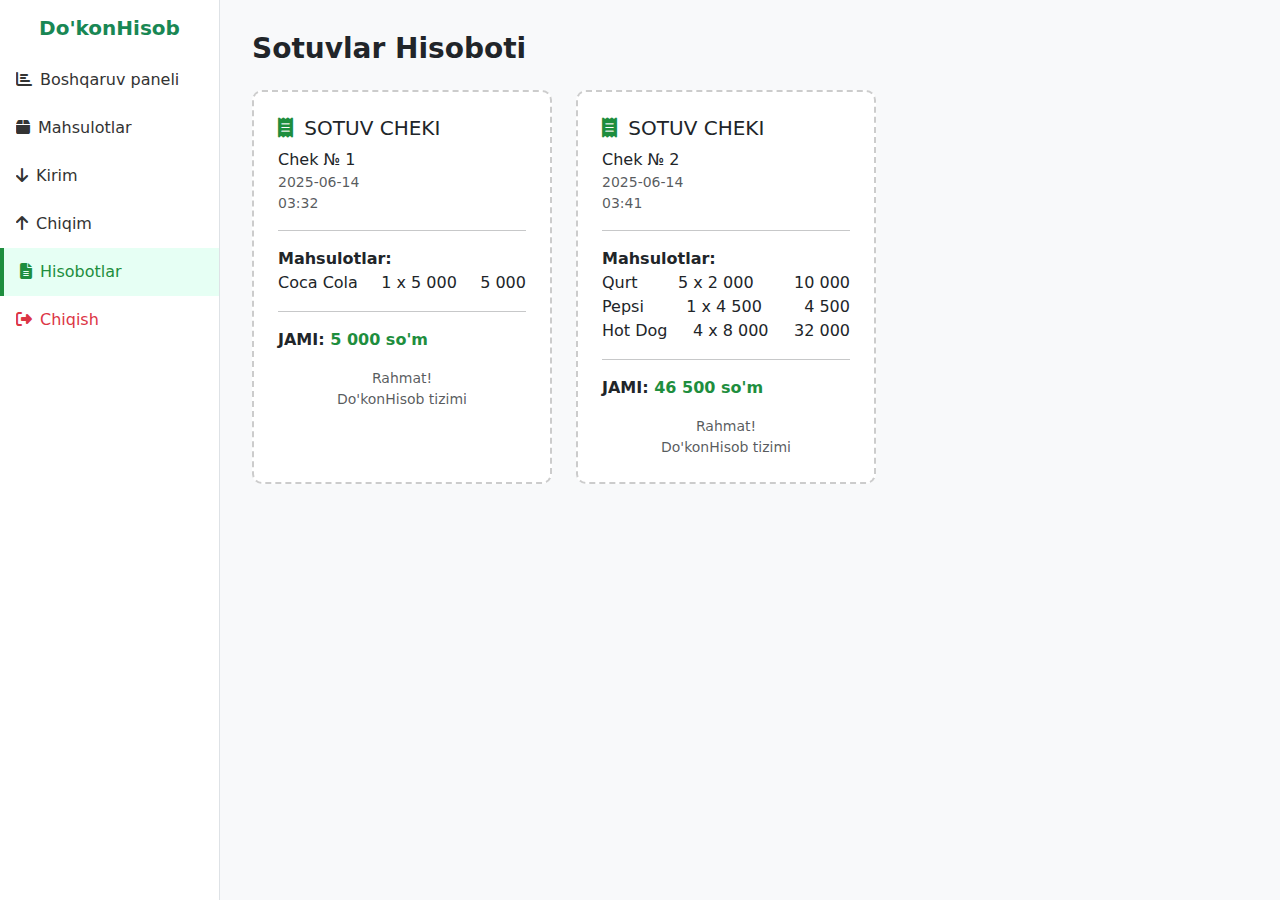
<file: asstets/pages/check.html>
<!DOCTYPE html>
<html lang="uz">
<head>
  <meta charset="UTF-8">
  <title>Hisobotlar</title>
  <meta name="viewport" content="width=device-width, initial-scale=1.0">
  <link href="https://cdn.jsdelivr.net/npm/bootstrap@5.3.3/dist/css/bootstrap.min.css" rel="stylesheet">
  <link href="https://cdnjs.cloudflare.com/ajax/libs/font-awesome/6.5.0/css/all.min.css" rel="stylesheet">
  <style>
    body { background-color: #f8f9fa; }
    .sidebar {
      width: 220px;
      background-color: #fff;
      position: fixed;
      top: 0; left: 0; bottom: 0;
      border-right: 1px solid #dee2e6;
      padding-top: 1rem;
    }
    .sidebar .nav-link {
      color: #333;
      padding: 0.75rem 1rem;
      font-weight: 500;
    }
    .sidebar .nav-link.active {
      background-color: #e6fff4;
      color: #1e8e3e;
      border-left: 4px solid #1e8e3e;
    }
    .main-content {
      margin-left: 220px;
      padding: 2rem;
    }
    .receipt-card {
      border: 2px dashed #ccc;
      padding: 1.5rem;
      background: white;
      border-radius: 10px;
      width: 300px;
      margin-bottom: 2rem;
    }
    .receipt-header i {
      color: #1e8e3e;
      margin-right: 5px;
    }
    .receipt-total {
      color: #1e8e3e;
      font-weight: bold;
    }
  </style>
</head>
<body>
<div class="sidebar">
  <h5 class="text-center text-success fw-bold">Do'konHisob</h5>
  <nav class="nav flex-column mt-3">
    <a href="admin.html" class="nav-link"><i class="fas fa-chart-bar me-2"></i>Boshqaruv paneli</a>
    <a href="products.html" class="nav-link"><i class="fas fa-box me-2"></i>Mahsulotlar</a>
    <a href="kirim.html" class="nav-link"><i class="fas fa-arrow-down me-2"></i>Kirim</a>
    <a href="chiqim.html" class="nav-link"><i class="fas fa-arrow-up me-2"></i>Chiqim</a>
    <a href="hisobotlar.html" class="nav-link active"><i class="fas fa-file-alt me-2"></i>Hisobotlar</a>
    <a href="#" class="nav-link text-danger"><i class="fas fa-sign-out-alt me-2"></i>Chiqish</a>
  </nav>
</div>

<div class="main-content">
  <h3 class="fw-bold mb-4">Sotuvlar Hisoboti</h3>
  <div class="d-flex flex-wrap gap-4">

    <div class="receipt-card">
      <div class="receipt-header mb-3">
        <h5><i class="fas fa-receipt"></i> SOTUV CHEKI</h5>
        <div>Chek № 1</div>
        <div class="text-muted small">2025-06-14<br>03:32</div>
      </div>
      <hr>
      <div>
        <strong>Mahsulotlar:</strong>
        <div class="d-flex justify-content-between">
          <span>Coca Cola</span>
          <span>1 x 5 000</span>
          <span>5 000</span>
        </div>
      </div>
      <hr>
      <div class="fw-bold">JAMI: <span class="receipt-total">5 000 so'm</span></div>
      <p class="text-center mt-3 mb-0 text-muted small">Rahmat!<br>Do'konHisob tizimi</p>
    </div>

    <div class="receipt-card">
      <div class="receipt-header mb-3">
        <h5><i class="fas fa-receipt"></i> SOTUV CHEKI</h5>
        <div>Chek № 2</div>
        <div class="text-muted small">2025-06-14<br>03:41</div>
      </div>
      <hr>
      <div>
        <strong>Mahsulotlar:</strong>
        <div class="d-flex justify-content-between">
          <span>Qurt</span>
          <span>5 x 2 000</span>
          <span>10 000</span>
        </div>
        <div class="d-flex justify-content-between">
          <span>Pepsi</span>
          <span>1 x 4 500</span>
          <span>4 500</span>
        </div>
        <div class="d-flex justify-content-between">
          <span>Hot Dog</span>
          <span>4 x 8 000</span>
          <span>32 000</span>
        </div>
      </div>
      <hr>
      <div class="fw-bold">JAMI: <span class="receipt-total">46 500 so'm</span></div>
      <p class="text-center mt-3 mb-0 text-muted small">Rahmat!<br>Do'konHisob tizimi</p>
    </div>

  </div>
</div>
</body>
</html>
</file>
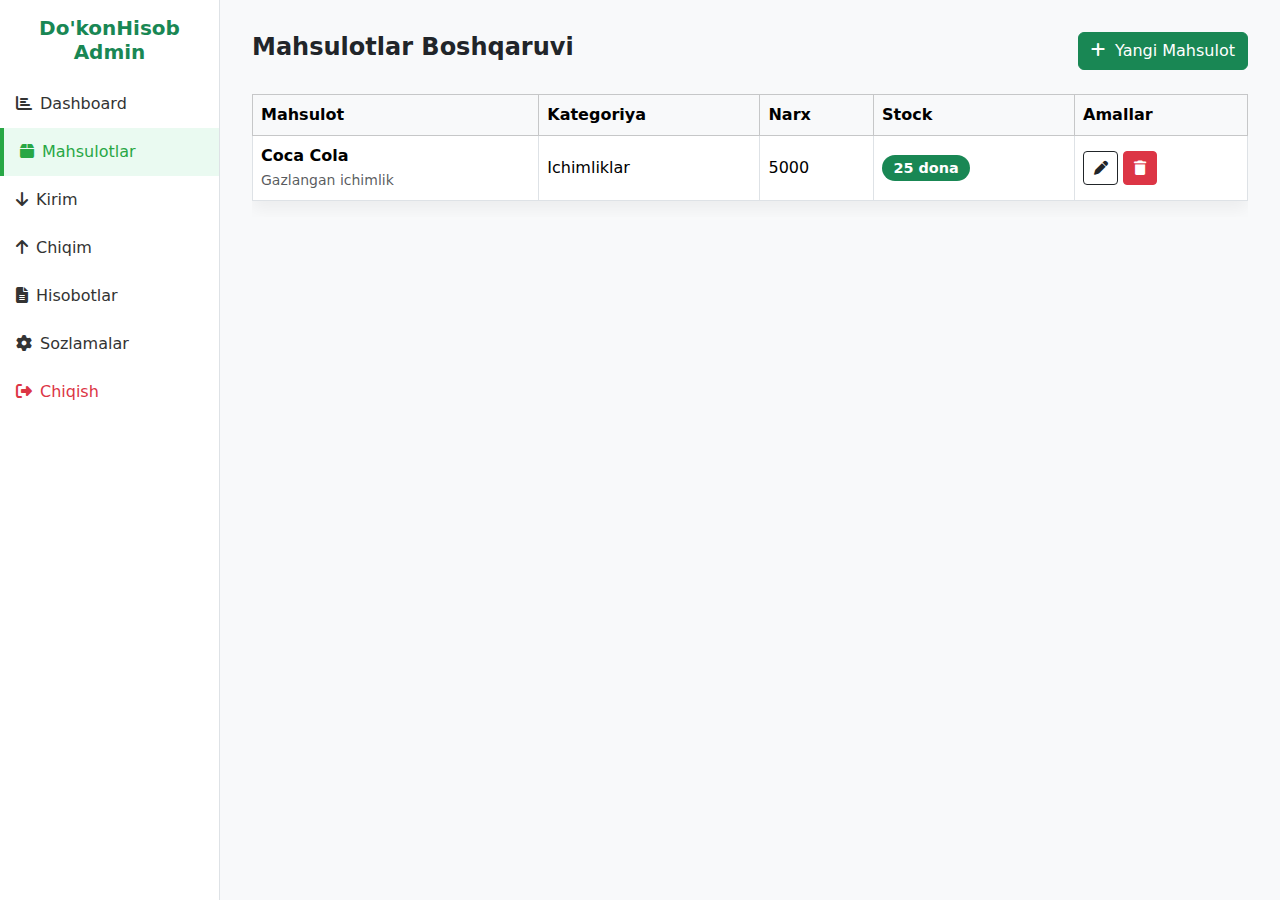
<file: asstets/pages/products.html>
<!DOCTYPE html>
<html lang="uz">
<head>
  <meta charset="UTF-8">
  <meta name="viewport" content="width=device-width, initial-scale=1.0">
  <title>Mahsulotlar</title>
  <link href="https://cdn.jsdelivr.net/npm/bootstrap@5.3.3/dist/css/bootstrap.min.css" rel="stylesheet">
  <link href="https://cdnjs.cloudflare.com/ajax/libs/font-awesome/6.5.0/css/all.min.css" rel="stylesheet">
  <style>
    body { background-color: #f8f9fa; }
    .card-shadow { box-shadow: 0 0.5rem 1rem rgba(0, 0, 0, 0.05); }
    .badge-stock { font-size: 0.9rem; padding: 0.4em 0.8em; border-radius: 999px; }
    .btn-action { padding: 0.35rem 0.6rem; }
    .sidebar {
      width: 220px;
      background-color: #ffffff;
      position: fixed;
      top: 0; left: 0; bottom: 0;
      border-right: 1px solid #dee2e6;
      padding-top: 1rem;
    }
    .sidebar .nav-link {
      color: #333;
      padding: 0.75rem 1rem;
      font-weight: 500;
    }
    .sidebar .nav-link.active {
      background-color: #eafaf1;
      color: #28a745;
      border-left: 4px solid #28a745;
    }
    .main-content {
      margin-left: 220px;
      padding: 2rem;
    }
  </style>
</head>
<body>
<div class="sidebar">
  <h5 class="text-center text-success fw-bold">Do'konHisob Admin</h5>
  <nav class="nav flex-column mt-3">
    <a href="admin.html" class="nav-link"><i class="fas fa-chart-bar me-2"></i>Dashboard</a>
    <a href="products.html" class="nav-link active"><i class="fas fa-box me-2"></i>Mahsulotlar</a>
    <a href="kirim.html" class="nav-link"><i class="fas fa-arrow-down me-2"></i>Kirim</a>
    <a href="chiqim.html" class="nav-link"><i class="fas fa-arrow-up me-2"></i>Chiqim</a>
    <a href="hisobotlar.html" class="nav-link"><i class="fas fa-file-alt me-2"></i>Hisobotlar</a>
    <a href="sozlamalar.html" class="nav-link"><i class="fas fa-cog me-2"></i>Sozlamalar</a>
    <a href="#" class="nav-link text-danger"><i class="fas fa-sign-out-alt me-2"></i>Chiqish</a>
  </nav>
</div>

<div class="main-content">
  <div class="d-flex justify-content-between align-items-center mb-4">
    <h4 class="fw-bold">Mahsulotlar Boshqaruvi</h4>
    <button class="btn btn-success" data-bs-toggle="modal" data-bs-target="#productModal">
      <i class="fas fa-plus me-1"></i> Yangi Mahsulot
    </button>
  </div>
  <div class="table-responsive">
    <table class="table table-bordered bg-white rounded card-shadow align-middle" id="productTable">
      <thead class="table-light">
        <tr>
          <th>Mahsulot</th>
          <th>Kategoriya</th>
          <th>Narx</th>
          <th>Stock</th>
          <th>Amallar</th>
        </tr>
      </thead>
      <tbody>
        <tr>
          <td><strong>Coca Cola</strong><br><small class="text-muted">Gazlangan ichimlik</small></td>
          <td>Ichimliklar</td>
          <td>5000</td>
          <td><span class="badge bg-success badge-stock">25 dona</span></td>
          <td>
            <button class="btn btn-outline-dark btn-sm btn-action edit-btn"><i class="fas fa-pen"></i></button>
            <button class="btn btn-danger btn-sm btn-action delete-btn" data-bs-toggle="modal" data-bs-target="#deleteModal"><i class="fas fa-trash"></i></button>
          </td>
        </tr>
      </tbody>
    </table>
  </div>
</div>

<!-- Mahsulot Qo'shish Modal -->
<div class="modal fade" id="productModal" tabindex="-1">
  <div class="modal-dialog">
    <div class="modal-content">
      <div class="modal-header">
        <h5 class="modal-title">Yangi Mahsulot Qo'shish</h5>
        <button type="button" class="btn-close" data-bs-dismiss="modal"></button>
      </div>
      <div class="modal-body">
        <form id="productForm">
          <div class="mb-3">
            <label class="form-label">Mahsulot nomi</label>
            <input type="text" class="form-control" id="name" required>
          </div>
          <div class="mb-3">
            <label class="form-label">Kategoriya</label>
            <input type="text" class="form-control" id="category" required>
          </div>
          <div class="mb-3">
            <label class="form-label">Narxi</label>
            <input type="number" class="form-control" id="price" required>
          </div>
          <div class="mb-3">
            <label class="form-label">Ombordagi soni</label>
            <input type="number" class="form-control" id="stock" required>
          </div>
        </form>
      </div>
      <div class="modal-footer">
        <button class="btn btn-secondary" data-bs-dismiss="modal">Bekor</button>
        <button class="btn btn-success" id="saveProduct">Saqlash</button>
      </div>
    </div>
  </div>
</div>

<!-- O'chirish Tasdiqlash Modal -->
<div class="modal fade" id="deleteModal" tabindex="-1">
  <div class="modal-dialog modal-sm modal-dialog-centered">
    <div class="modal-content">
      <div class="modal-header">
        <h6 class="modal-title text-danger">Mahsulotni o'chirish</h6>
        <button class="btn-close" data-bs-dismiss="modal"></button>
      </div>
      <div class="modal-body">
        <p class="mb-0">Haqiqatan ham o'chirmoqchimisiz?</p>
      </div>
      <div class="modal-footer">
        <button class="btn btn-secondary btn-sm" data-bs-dismiss="modal">Bekor</button>
        <button class="btn btn-danger btn-sm" id="confirmDelete">O'chirish</button>
      </div>
    </div>
  </div>
</div>

<script src="https://cdn.jsdelivr.net/npm/bootstrap@5.3.3/dist/js/bootstrap.bundle.min.js"></script>
<script>
  const productForm = document.getElementById("productForm");
  const saveProduct = document.getElementById("saveProduct");
  const productTable = document.getElementById("productTable").querySelector("tbody");
  let selectedRow = null;

  saveProduct.addEventListener("click", () => {
    const name = document.getElementById("name").value;
    const category = document.getElementById("category").value;
    const price = document.getElementById("price").value;
    const stock = document.getElementById("stock").value;

    if (selectedRow) {
      selectedRow.innerHTML = renderRow(name, category, price, stock);
      selectedRow = null;
    } else {
      const row = document.createElement("tr");
      row.innerHTML = renderRow(name, category, price, stock);
      productTable.appendChild(row);
    }

    productForm.reset();
    const modal = bootstrap.Modal.getInstance(document.getElementById("productModal"));
    modal.hide();
  });

  function renderRow(name, category, price, stock) {
    const badge = parseInt(stock) < 20 ? 'bg-warning text-dark' : 'bg-success';
    return `
      <td><strong>${name}</strong><br><small class="text-muted">Avtomatik qo'shildi</small></td>
      <td>${category}</td>
      <td>${price}</td>
      <td><span class="badge ${badge} badge-stock">${stock} dona</span></td>
      <td>
        <button class="btn btn-outline-dark btn-sm btn-action edit-btn"><i class="fas fa-pen"></i></button>
        <button class="btn btn-danger btn-sm btn-action delete-btn" data-bs-toggle="modal" data-bs-target="#deleteModal"><i class="fas fa-trash"></i></button>
      </td>
    `;
  }

  document.addEventListener("click", function(e) {
    if (e.target.closest(".edit-btn")) {
      selectedRow = e.target.closest("tr");
      const cells = selectedRow.querySelectorAll("td");
      document.getElementById("name").value = cells[0].innerText.trim();
      document.getElementById("category").value = cells[1].innerText.trim();
      document.getElementById("price").value = cells[2].innerText.trim();
      document.getElementById("stock").value = cells[3].innerText.match(/\d+/)[0];
      const modal = new bootstrap.Modal(document.getElementById("productModal"));
      modal.show();
    }
    if (e.target.closest(".delete-btn")) {
      selectedRow = e.target.closest("tr");
    }
  });

  document.getElementById("confirmDelete").addEventListener("click", () => {
    if (selectedRow) {
      selectedRow.remove();
      selectedRow = null;
    }
    bootstrap.Modal.getInstance(document.getElementById("deleteModal")).hide();
  });
</script>
</body>
</html>
</file>
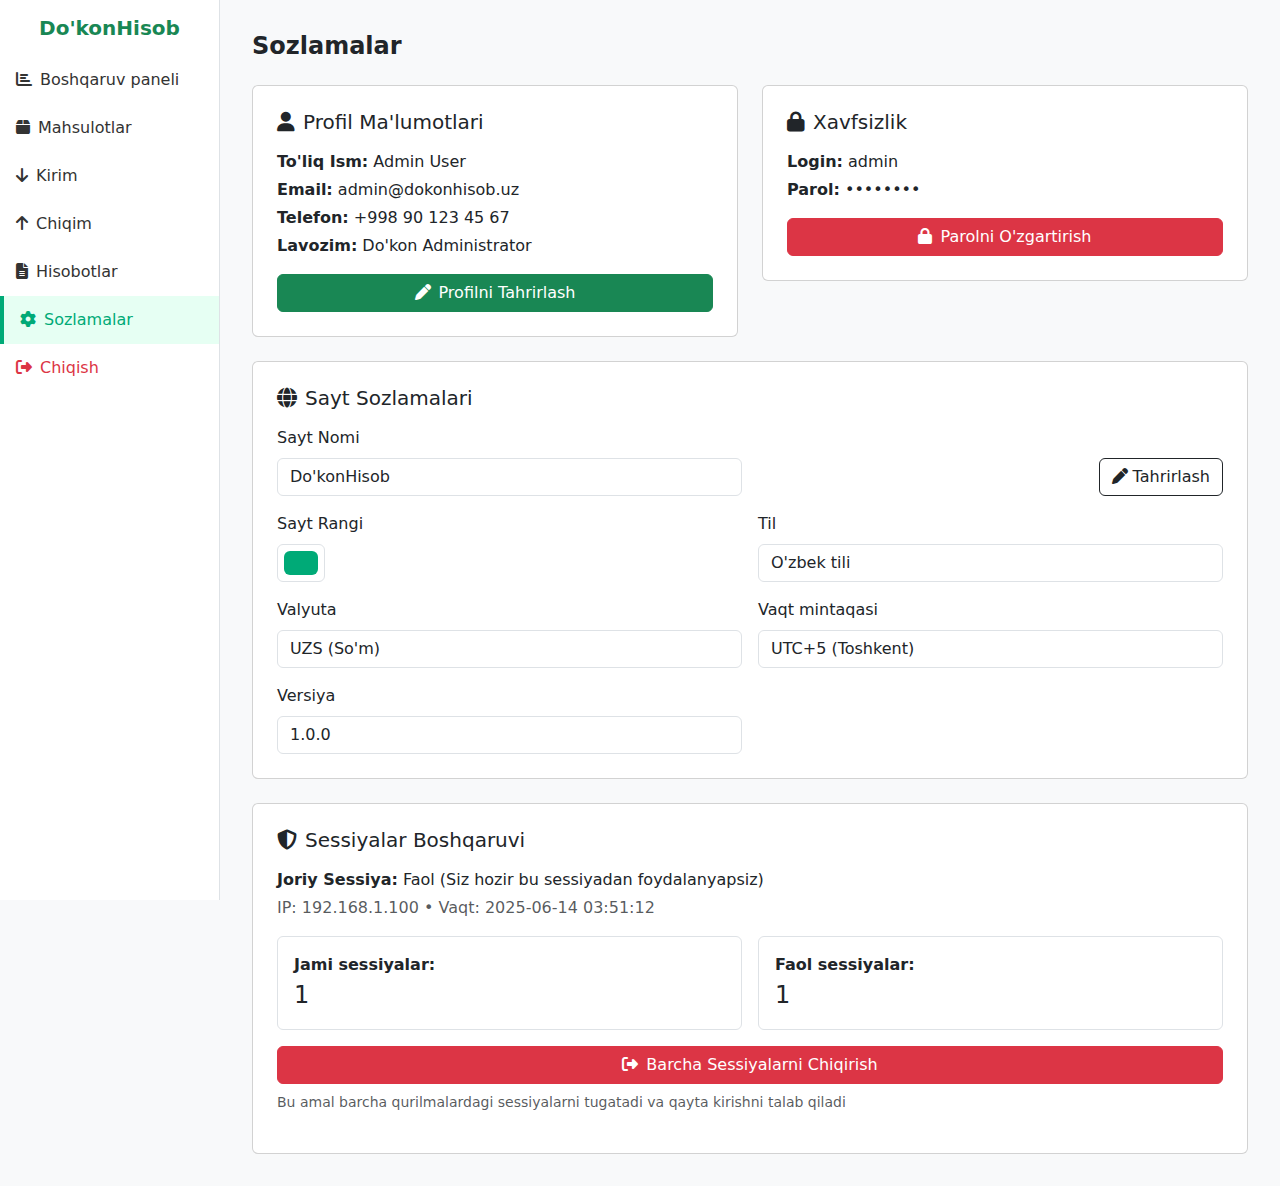
<file: asstets/pages/settings.html>
<!DOCTYPE html>
<html lang="uz">
<head>
  <meta charset="UTF-8" />
  <meta name="viewport" content="width=device-width, initial-scale=1.0" />
  <title>Sozlamalar</title>
  <link href="https://cdn.jsdelivr.net/npm/bootstrap@5.3.3/dist/css/bootstrap.min.css" rel="stylesheet" />
  <link href="https://cdnjs.cloudflare.com/ajax/libs/font-awesome/6.5.0/css/all.min.css" rel="stylesheet" />
  <style>
    body { background-color: #f8f9fa; }
    .sidebar {
      width: 220px;
      background-color: #ffffff;
      position: fixed;
      top: 0; left: 0; bottom: 0;
      border-right: 1px solid #dee2e6;
      padding-top: 1rem;
    }
    .sidebar .nav-link {
      color: #333;
      padding: 0.75rem 1rem;
      font-weight: 500;
    }
    .sidebar .nav-link.active {
      background-color: #e6fff3;
      color: #00aa77;
      border-left: 4px solid #00aa77;
    }
    .main-content {
      margin-left: 220px;
      padding: 2rem;
    }
    .card-shadow { box-shadow: 0 0.5rem 1rem rgba(0, 0, 0, 0.05); }
  </style>
</head>
<body>
<div class="sidebar">
  <h5 class="text-center text-success fw-bold">Do'konHisob</h5>
  <nav class="nav flex-column mt-3">
    <a href="admin.html" class="nav-link"><i class="fas fa-chart-bar me-2"></i>Boshqaruv paneli</a>
    <a href="products.html" class="nav-link"><i class="fas fa-box me-2"></i>Mahsulotlar</a>
    <a href="kirim.html" class="nav-link"><i class="fas fa-arrow-down me-2"></i>Kirim</a>
    <a href="chiqim.html" class="nav-link"><i class="fas fa-arrow-up me-2"></i>Chiqim</a>
    <a href="hisobotlar.html" class="nav-link"><i class="fas fa-file-alt me-2"></i>Hisobotlar</a>
    <a href="sozlamalar.html" class="nav-link active"><i class="fas fa-cog me-2"></i>Sozlamalar</a>
    <a href="#" class="nav-link text-danger"><i class="fas fa-sign-out-alt me-2"></i>Chiqish</a>
  </nav>
</div>

<div class="main-content">
  <h4 class="fw-bold mb-4">Sozlamalar</h4>
  <div class="row g-4">
    <div class="col-md-6">
      <div class="card p-4">
        <h5 class="mb-3"><i class="fas fa-user me-2"></i>Profil Ma'lumotlari</h5>
        <p class="mb-1"><strong>To'liq Ism:</strong> Admin User</p>
        <p class="mb-1"><strong>Email:</strong> admin@dokonhisob.uz</p>
        <p class="mb-1"><strong>Telefon:</strong> +998 90 123 45 67</p>
        <p class="mb-3"><strong>Lavozim:</strong> Do'kon Administrator</p>
        <button class="btn btn-success w-100"><i class="fas fa-pen me-2"></i>Profilni Tahrirlash</button>
      </div>
    </div>

    <div class="col-md-6">
      <div class="card p-4">
        <h5 class="mb-3"><i class="fas fa-lock me-2"></i>Xavfsizlik</h5>
        <p class="mb-1"><strong>Login:</strong> admin</p>
        <p class="mb-3"><strong>Parol:</strong> ••••••••</p>
        <button class="btn btn-danger w-100"><i class="fas fa-lock me-2"></i>Parolni O'zgartirish</button>
      </div>
    </div>

    <div class="col-12">
      <div class="card p-4">
        <h5 class="mb-3"><i class="fas fa-globe me-2"></i>Sayt Sozlamalari</h5>
        <div class="row g-3">
          <div class="col-md-6">
            <label class="form-label">Sayt Nomi</label>
            <input type="text" class="form-control" value="Do'konHisob" readonly />
          </div>
          <div class="col-md-6 d-flex align-items-end">
            <button class="btn btn-outline-dark ms-auto"><i class="fas fa-pen"></i> Tahrirlash</button>
          </div>
          <div class="col-md-6">
            <label class="form-label">Sayt Rangi</label>
            <input type="color" class="form-control form-control-color" value="#00aa77" title="Sayt rangi" />
          </div>
          <div class="col-md-6">
            <label class="form-label">Til</label>
            <input type="text" class="form-control" value="O'zbek tili" readonly />
          </div>
          <div class="col-md-6">
            <label class="form-label">Valyuta</label>
            <input type="text" class="form-control" value="UZS (So'm)" readonly />
          </div>
          <div class="col-md-6">
            <label class="form-label">Vaqt mintaqasi</label>
            <input type="text" class="form-control" value="UTC+5 (Toshkent)" readonly />
          </div>
          <div class="col-md-6">
            <label class="form-label">Versiya</label>
            <input type="text" class="form-control" value="1.0.0" readonly />
          </div>
        </div>
      </div>
    </div>

    <div class="col-12">
      <div class="card p-4">
        <h5 class="mb-3"><i class="fas fa-shield-alt me-2"></i>Sessiyalar Boshqaruvi</h5>
        <p class="mb-1"><strong>Joriy Sessiya:</strong> Faol (Siz hozir bu sessiyadan foydalanyapsiz)</p>
        <p class="mb-3 text-muted">IP: 192.168.1.100 • Vaqt: 2025-06-14 03:51:12</p>
        <div class="row g-3 mb-3">
          <div class="col-md-6">
            <div class="border p-3 rounded">
              <strong>Jami sessiyalar:</strong>
              <div class="fs-4">1</div>
            </div>
          </div>
          <div class="col-md-6">
            <div class="border p-3 rounded">
              <strong>Faol sessiyalar:</strong>
              <div class="fs-4">1</div>
            </div>
          </div>
        </div>
        <button class="btn btn-danger w-100"><i class="fas fa-sign-out-alt me-2"></i>Barcha Sessiyalarni Chiqirish</button>
        <p class="text-muted mt-2 small">Bu amal barcha qurilmalardagi sessiyalarni tugatadi va qayta kirishni talab qiladi</p>
      </div>
    </div>
  </div>
</div>

<script src="https://cdn.jsdelivr.net/npm/bootstrap@5.3.3/dist/js/bootstrap.bundle.min.js"></script>
</body>
</html>
</file>
